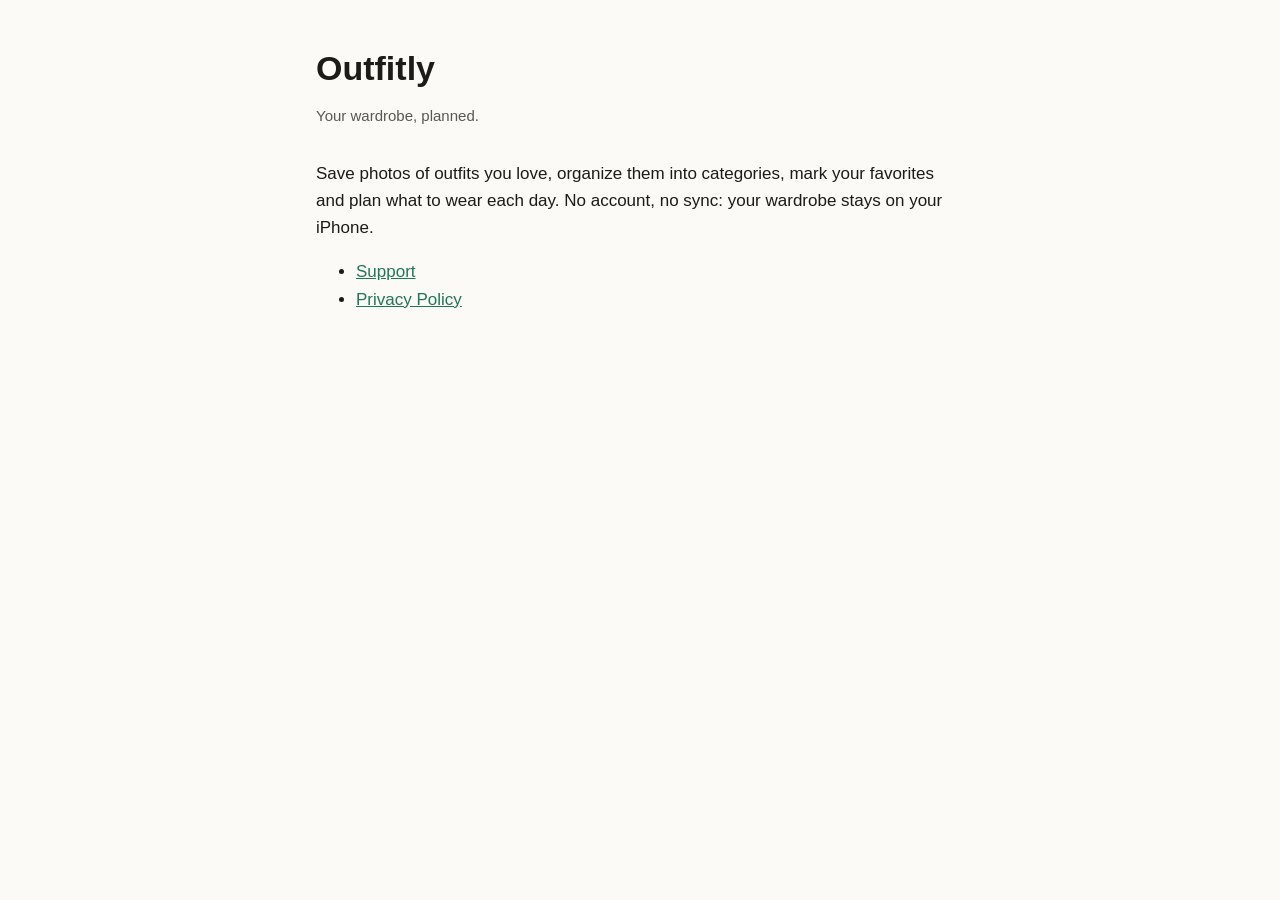
<file: index.html>
<!doctype html>
<html lang="en">
<head>
  <meta charset="utf-8">
  <meta name="viewport" content="width=device-width, initial-scale=1">
  <title>Outfitly</title>
  <link rel="stylesheet" href="style.css">
</head>
<body>
<main>
  <h1>Outfitly</h1>
  <p class="meta">Your wardrobe, planned.</p>
  <p>Save photos of outfits you love, organize them into categories, mark your favorites and plan what to wear each day. No account, no sync: your wardrobe stays on your iPhone.</p>
  <ul>
    <li><a href="support.html">Support</a></li>
    <li><a href="privacy.html">Privacy Policy</a></li>
  </ul>
</main>
</body>
</html>
</file>
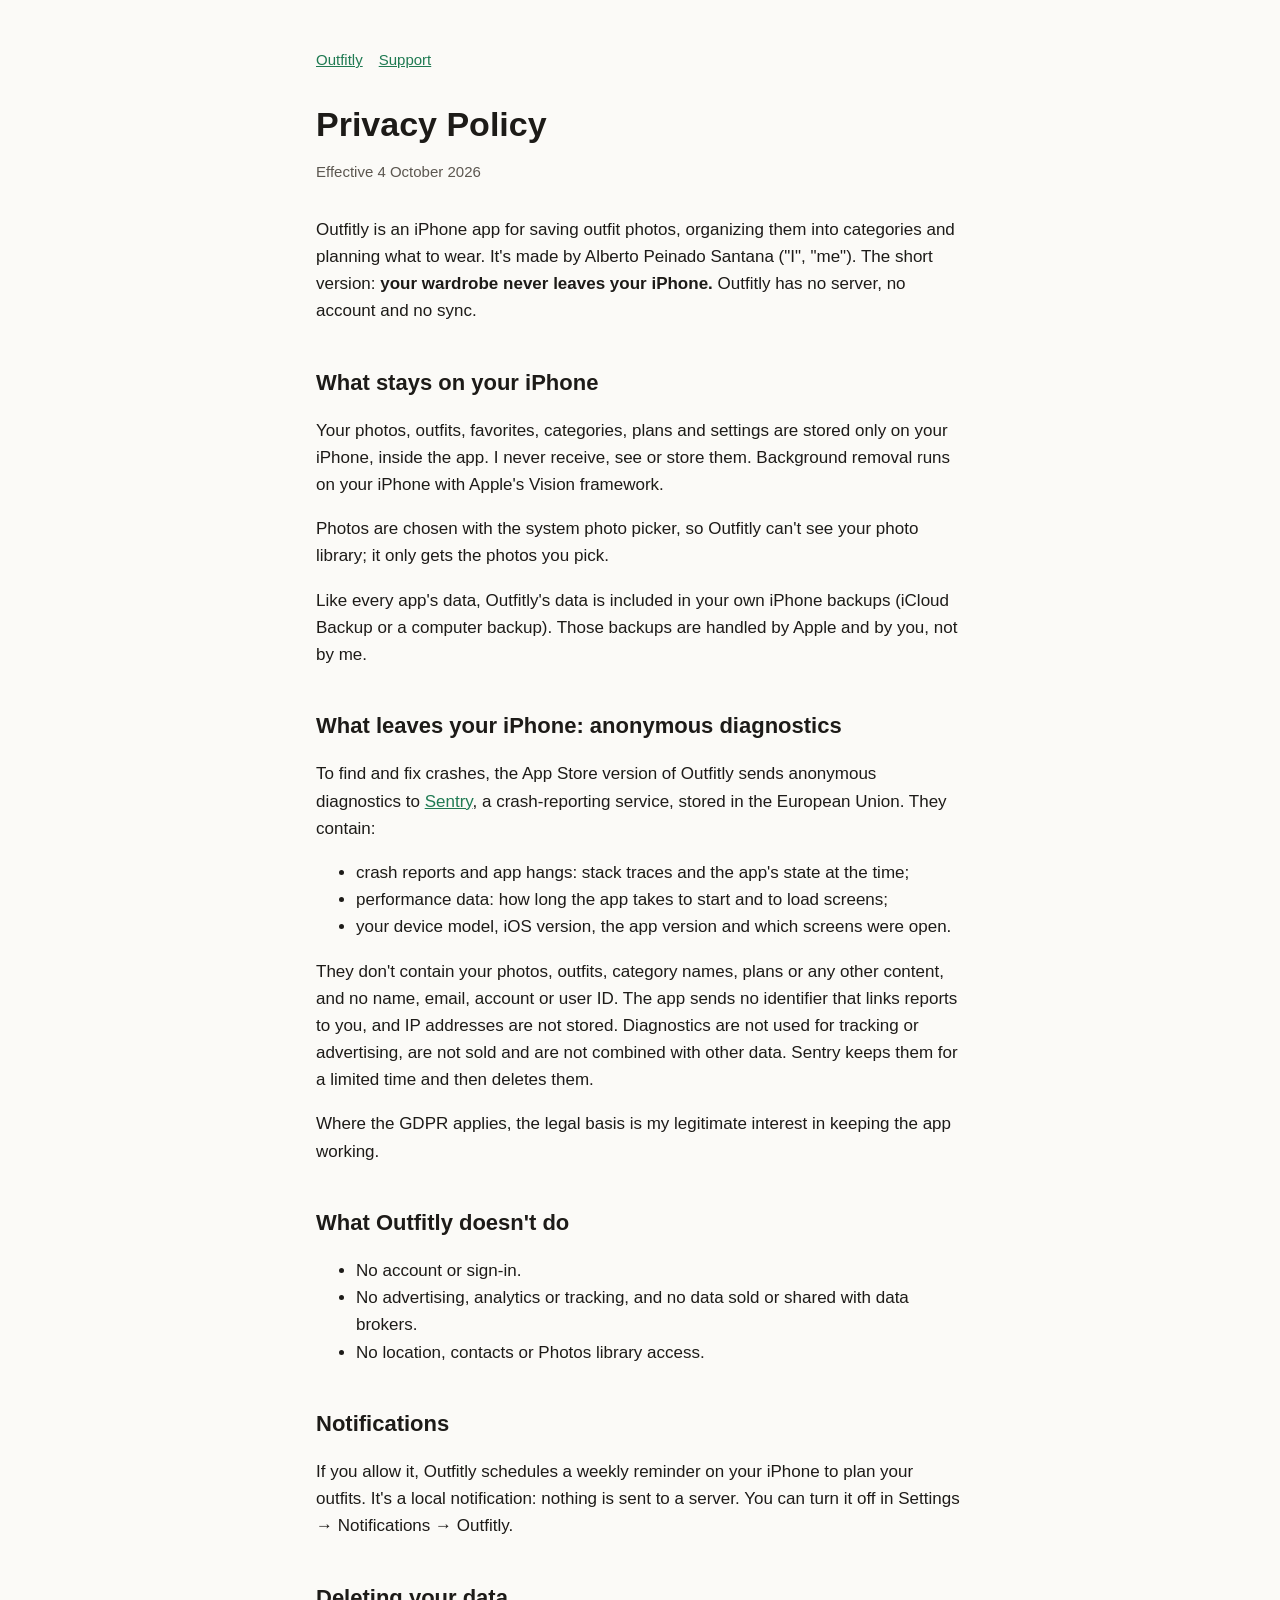
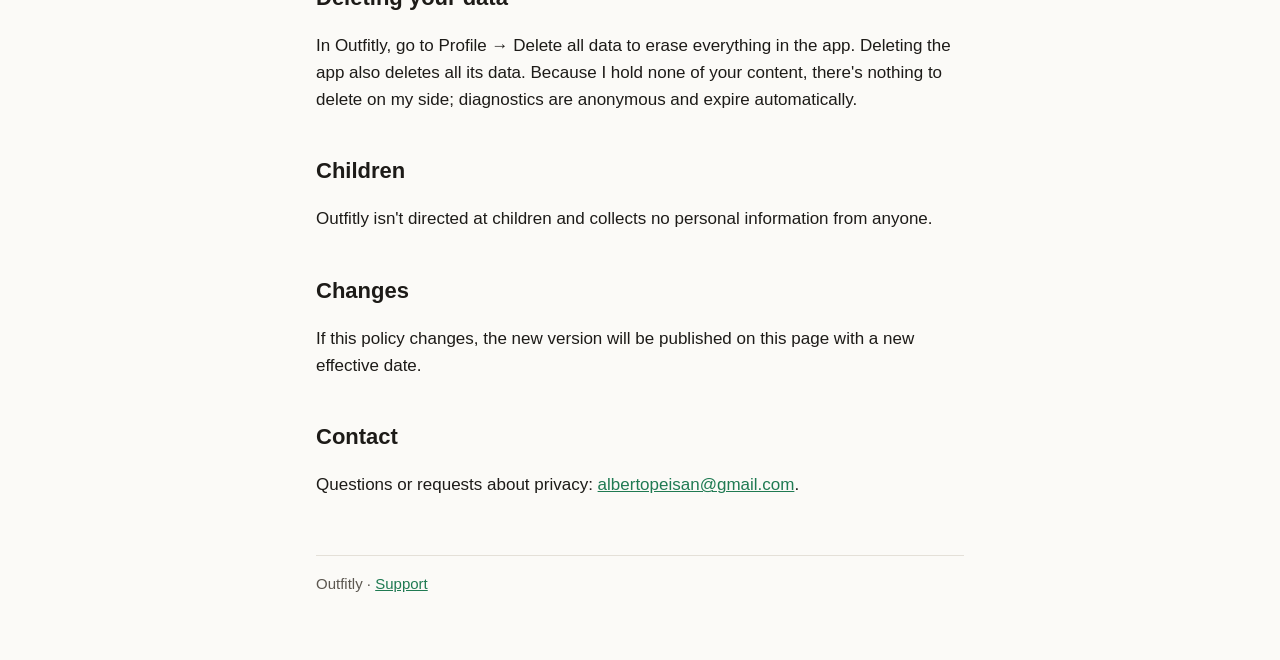
<file: privacy.html>
<!doctype html>
<html lang="en">
<head>
  <meta charset="utf-8">
  <meta name="viewport" content="width=device-width, initial-scale=1">
  <title>Outfitly Privacy Policy</title>
  <link rel="stylesheet" href="style.css">
</head>
<body>
<main>
  <nav><a href="./">Outfitly</a><a href="support.html">Support</a></nav>

  <h1>Privacy Policy</h1>
  <p class="meta">Effective 4 October 2026</p>

  <p>Outfitly is an iPhone app for saving outfit photos, organizing them into categories and planning what to wear. It's made by Alberto Peinado Santana ("I", "me"). The short version: <strong>your wardrobe never leaves your iPhone.</strong> Outfitly has no server, no account and no sync.</p>

  <h2>What stays on your iPhone</h2>
  <p>Your photos, outfits, favorites, categories, plans and settings are stored only on your iPhone, inside the app. I never receive, see or store them. Background removal runs on your iPhone with Apple's Vision framework.</p>
  <p>Photos are chosen with the system photo picker, so Outfitly can't see your photo library; it only gets the photos you pick.</p>
  <p>Like every app's data, Outfitly's data is included in your own iPhone backups (iCloud Backup or a computer backup). Those backups are handled by Apple and by you, not by me.</p>

  <h2>What leaves your iPhone: anonymous diagnostics</h2>
  <p>To find and fix crashes, the App Store version of Outfitly sends anonymous diagnostics to <a href="https://sentry.io/privacy/">Sentry</a>, a crash-reporting service, stored in the European Union. They contain:</p>
  <ul>
    <li>crash reports and app hangs: stack traces and the app's state at the time;</li>
    <li>performance data: how long the app takes to start and to load screens;</li>
    <li>your device model, iOS version, the app version and which screens were open.</li>
  </ul>
  <p>They don't contain your photos, outfits, category names, plans or any other content, and no name, email, account or user ID. The app sends no identifier that links reports to you, and IP addresses are not stored. Diagnostics are not used for tracking or advertising, are not sold and are not combined with other data. Sentry keeps them for a limited time and then deletes them.</p>
  <p>Where the GDPR applies, the legal basis is my legitimate interest in keeping the app working.</p>

  <h2>What Outfitly doesn't do</h2>
  <ul>
    <li>No account or sign-in.</li>
    <li>No advertising, analytics or tracking, and no data sold or shared with data brokers.</li>
    <li>No location, contacts or Photos library access.</li>
  </ul>

  <h2>Notifications</h2>
  <p>If you allow it, Outfitly schedules a weekly reminder on your iPhone to plan your outfits. It's a local notification: nothing is sent to a server. You can turn it off in Settings → Notifications → Outfitly.</p>

  <h2>Deleting your data</h2>
  <p>In Outfitly, go to Profile → Delete all data to erase everything in the app. Deleting the app also deletes all its data. Because I hold none of your content, there's nothing to delete on my side; diagnostics are anonymous and expire automatically.</p>

  <h2>Children</h2>
  <p>Outfitly isn't directed at children and collects no personal information from anyone.</p>

  <h2>Changes</h2>
  <p>If this policy changes, the new version will be published on this page with a new effective date.</p>

  <h2>Contact</h2>
  <p>Questions or requests about privacy: <a href="mailto:albertopeisan@gmail.com">albertopeisan@gmail.com</a>.</p>

  <footer>Outfitly · <a href="support.html">Support</a></footer>
</main>
</body>
</html>
</file>
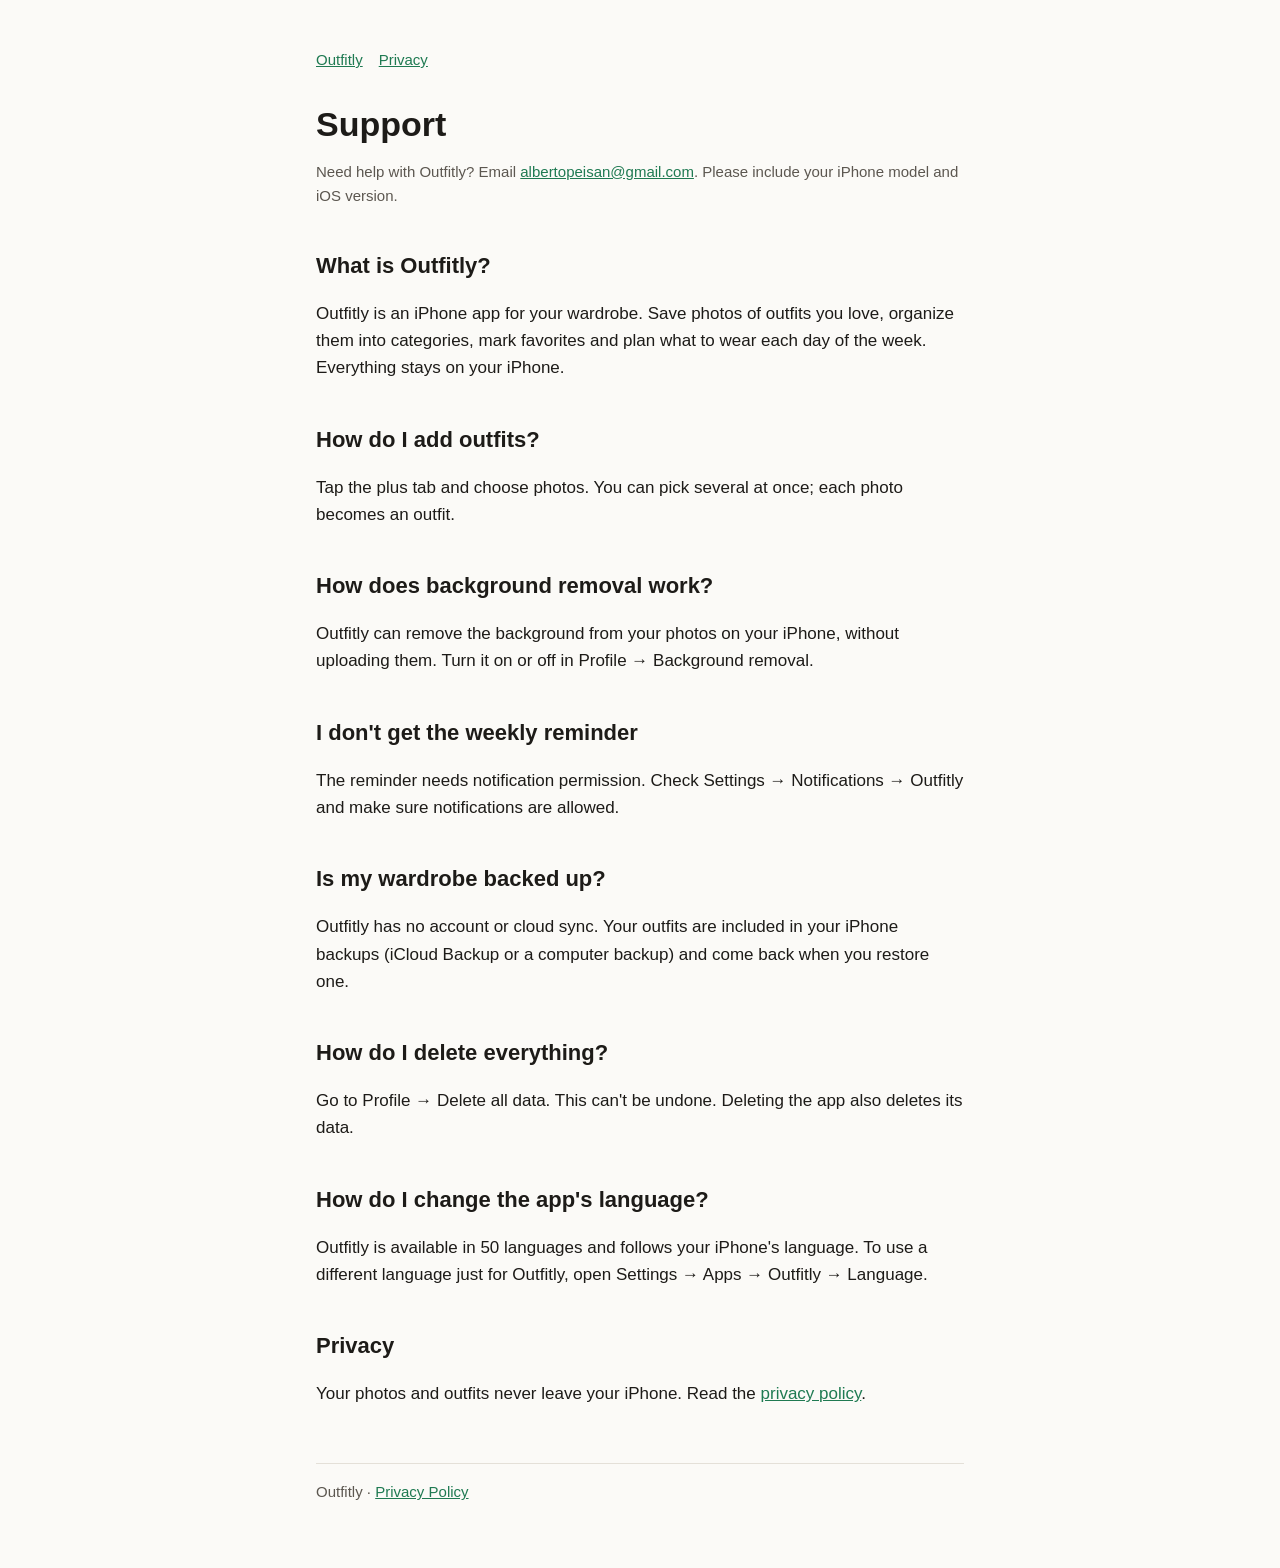
<file: support.html>
<!doctype html>
<html lang="en">
<head>
  <meta charset="utf-8">
  <meta name="viewport" content="width=device-width, initial-scale=1">
  <title>Outfitly Support</title>
  <link rel="stylesheet" href="style.css">
</head>
<body>
<main>
  <nav><a href="./">Outfitly</a><a href="privacy.html">Privacy</a></nav>

  <h1>Support</h1>
  <p class="meta">Need help with Outfitly? Email <a href="mailto:albertopeisan@gmail.com">albertopeisan@gmail.com</a>. Please include your iPhone model and iOS version.</p>

  <h2>What is Outfitly?</h2>
  <p>Outfitly is an iPhone app for your wardrobe. Save photos of outfits you love, organize them into categories, mark favorites and plan what to wear each day of the week. Everything stays on your iPhone.</p>

  <h2>How do I add outfits?</h2>
  <p>Tap the plus tab and choose photos. You can pick several at once; each photo becomes an outfit.</p>

  <h2>How does background removal work?</h2>
  <p>Outfitly can remove the background from your photos on your iPhone, without uploading them. Turn it on or off in Profile → Background removal.</p>

  <h2>I don't get the weekly reminder</h2>
  <p>The reminder needs notification permission. Check Settings → Notifications → Outfitly and make sure notifications are allowed.</p>

  <h2>Is my wardrobe backed up?</h2>
  <p>Outfitly has no account or cloud sync. Your outfits are included in your iPhone backups (iCloud Backup or a computer backup) and come back when you restore one.</p>

  <h2>How do I delete everything?</h2>
  <p>Go to Profile → Delete all data. This can't be undone. Deleting the app also deletes its data.</p>

  <h2>How do I change the app's language?</h2>
  <p>Outfitly is available in 50 languages and follows your iPhone's language. To use a different language just for Outfitly, open Settings → Apps → Outfitly → Language.</p>

  <h2>Privacy</h2>
  <p>Your photos and outfits never leave your iPhone. Read the <a href="privacy.html">privacy policy</a>.</p>

  <footer>Outfitly · <a href="privacy.html">Privacy Policy</a></footer>
</main>
</body>
</html>
</file>
<file: style.css>
:root {
  color-scheme: light dark;
  --bg: #fbfaf7;
  --ink: #1d1b18;
  --ink-secondary: #5c5750;
  --accent: #1f7a52;
  --rule: #e4e0d8;
}

@media (prefers-color-scheme: dark) {
  :root {
    --bg: #141311;
    --ink: #f2efe9;
    --ink-secondary: #b3ada3;
    --accent: #4eca8c;
    --rule: #2c2a26;
  }
}

* { box-sizing: border-box; }

body {
  margin: 0;
  background: var(--bg);
  color: var(--ink);
  font: 17px/1.6 -apple-system, BlinkMacSystemFont, "Segoe UI", Roboto, sans-serif;
}

main {
  max-width: 680px;
  margin: 0 auto;
  padding: 48px 16px 64px;
}

nav { margin-bottom: 32px; font-size: 15px; }
nav a { margin-right: 16px; }

h1 { font-size: 34px; line-height: 1.2; margin: 0 0 8px; }
h2 { font-size: 22px; margin: 40px 0 8px; }
p, li { color: var(--ink); }
.meta { color: var(--ink-secondary); font-size: 15px; margin-bottom: 32px; }
a { color: var(--accent); }
footer { margin-top: 56px; padding-top: 16px; border-top: 1px solid var(--rule); color: var(--ink-secondary); font-size: 15px; }
</file>
